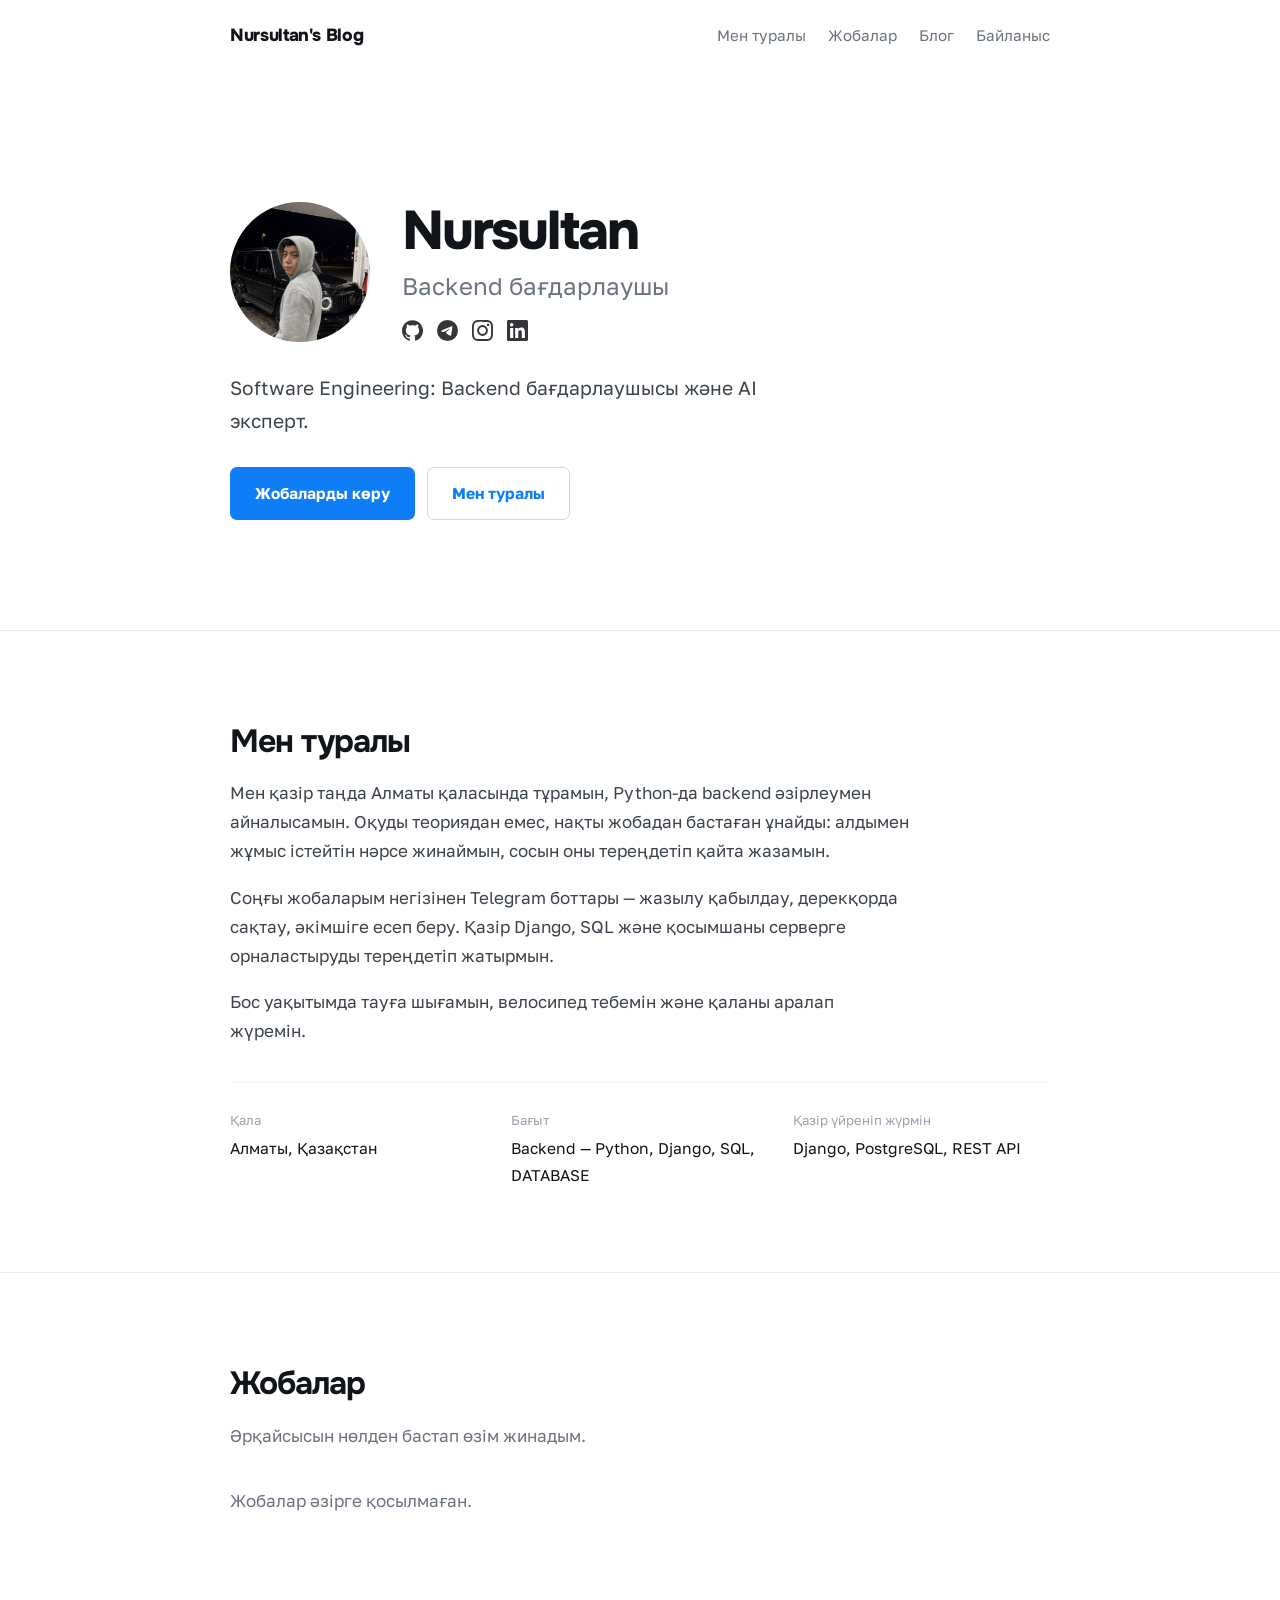
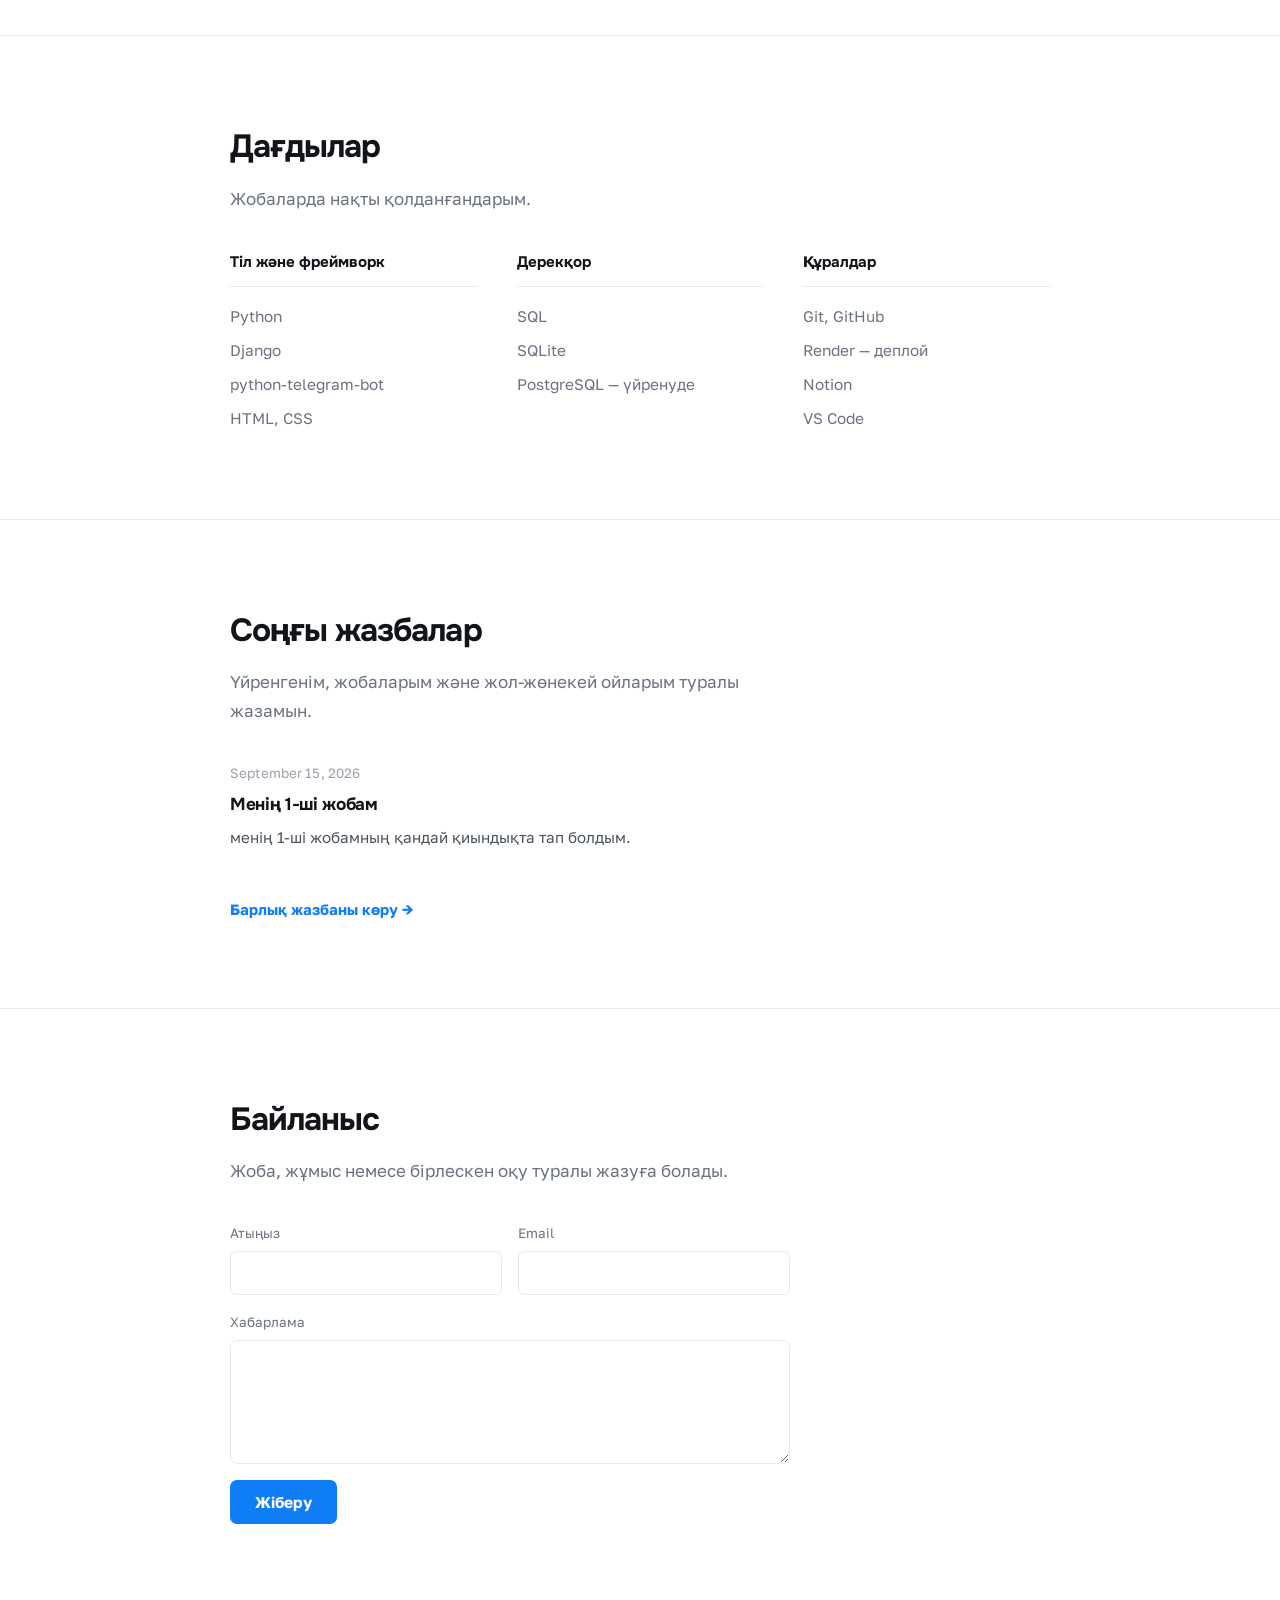
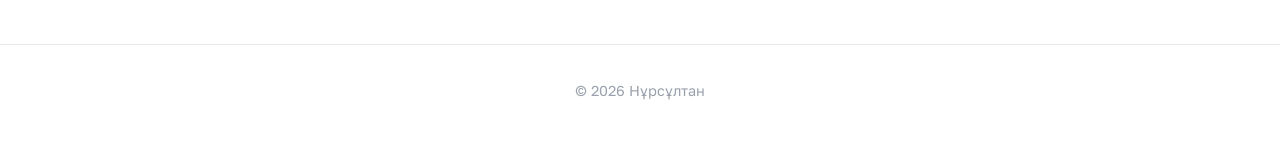
<file: index.html>
<!DOCTYPE html>
<html lang="kk">
<head>
<meta charset="UTF-8">
<meta name="viewport" content="width=device-width, initial-scale=1">
<title>Нұрсұлтан — Backend әзірлеуші</title>
<meta name="description" content="Алматыдағы Python backend әзірлеуші. Telegram боттары, Django қосымшалары, дерекқорлар.">
<link rel="preconnect" href="https://fonts.googleapis.com">
<link rel="preconnect" href="https://fonts.gstatic.com" crossorigin>
<link href="https://fonts.googleapis.com/css2?family=Golos+Text:wght@400;500;600;700&family=Onest:wght@600;700;800&display=swap" rel="stylesheet">
<link rel="stylesheet" href="css/style.css">
</head>
<body>

<nav class="nav">
  <div class="wrap nav-inner">
    <a class="brand" href="#top">Nursultan's Blog</a>
    <div class="nav-links">
      <a href="#about">Мен туралы</a>
      <a href="#projects">Жобалар</a>
      <a href="blog.html">Блог</a>
      <a href="#contact">Байланыс</a>
    </div>
  </div>
</nav>

<header class="hero" id="top">
  <div class="wrap hero-inner">

    <div class="id-row">
      <!-- СУРЕТ: images/photo.jpg салып, src-ті ауыстыр -->
      <img class="avatar" src="images/photo_2026-08-25_21-34-33.jpg" alt="">

      <div class="id-text">
        <h1>Nursultan</h1>
        <p class="role">Backend бағдарлаушы</p>

        <div class="socials">
          <a href="https://github.com/thknb" target="_blank" rel="noopener" aria-label="GitHub">
            <svg viewBox="0 0 24 24" aria-hidden="true"><path d="M12 .297c-6.63 0-12 5.373-12 12 0 5.303 3.438 9.8 8.205 11.385.6.113.82-.258.82-.577 0-.285-.01-1.04-.015-2.04-3.338.724-4.042-1.61-4.042-1.61C4.422 18.07 3.633 17.7 3.633 17.7c-1.087-.744.084-.729.084-.729 1.205.084 1.838 1.236 1.838 1.236 1.07 1.835 2.809 1.305 3.495.998.108-.776.417-1.305.76-1.605-2.665-.3-5.466-1.332-5.466-5.93 0-1.31.465-2.38 1.235-3.22-.135-.303-.54-1.523.105-3.176 0 0 1.005-.322 3.3 1.23.96-.267 1.98-.399 3-.405 1.02.006 2.04.138 3 .405 2.28-1.552 3.285-1.23 3.285-1.23.645 1.653.24 2.873.12 3.176.765.84 1.23 1.91 1.23 3.22 0 4.61-2.805 5.625-5.475 5.92.42.36.81 1.096.81 2.22 0 1.606-.015 2.896-.015 3.286 0 .315.21.69.825.57C20.565 22.092 24 17.592 24 12.297c0-6.627-5.373-12-12-12"/></svg>
          </a>
          <a href="https://t.me/nurekevs1" target="_blank" rel="noopener" aria-label="Telegram">
            <svg viewBox="0 0 24 24" aria-hidden="true"><path d="M11.944 0A12 12 0 0 0 0 12a12 12 0 0 0 12 12 12 12 0 0 0 12-12A12 12 0 0 0 12 0a12 12 0 0 0-.056 0zm4.962 7.224c.1-.002.321.023.465.14a.506.506 0 0 1 .171.325c.016.093.036.306.02.472-.18 1.898-.962 6.502-1.36 8.627-.168.9-.499 1.201-.82 1.23-.696.065-1.225-.46-1.9-.902-1.056-.693-1.653-1.124-2.678-1.8-1.185-.78-.417-1.21.258-1.91.177-.184 3.247-2.977 3.307-3.23.007-.032.014-.15-.056-.212s-.174-.041-.249-.024c-.106.024-1.793 1.14-5.061 3.345-.48.33-.913.49-1.302.48-.428-.008-1.252-.241-1.865-.44-.752-.245-1.349-.374-1.297-.789.027-.216.325-.437.893-.663 3.498-1.524 5.83-2.529 6.998-3.014 3.332-1.386 4.025-1.627 4.476-1.635z"/></svg>
          </a>
          <a href="https://instagram.com/nurekevs" target="_blank" rel="noopener" aria-label="Instagram">
            <svg viewBox="0 0 24 24" aria-hidden="true"><path d="M12 0C8.74 0 8.333.015 7.053.072 5.775.132 4.905.333 4.14.63c-.789.306-1.459.717-2.126 1.384S.935 3.35.63 4.14C.333 4.905.131 5.775.072 7.053.012 8.333 0 8.74 0 12s.015 3.667.072 4.947c.06 1.277.261 2.148.558 2.913.306.788.717 1.459 1.384 2.126.667.666 1.336 1.079 2.126 1.384.766.296 1.636.499 2.913.558C8.333 23.988 8.74 24 12 24s3.667-.015 4.947-.072c1.277-.06 2.148-.262 2.913-.558.788-.306 1.459-.718 2.126-1.384.666-.667 1.079-1.335 1.384-2.126.296-.765.499-1.636.558-2.913.06-1.28.072-1.687.072-4.947s-.015-3.667-.072-4.947c-.06-1.277-.262-2.149-.558-2.913-.306-.789-.718-1.459-1.384-2.126C21.319 1.347 20.651.935 19.86.63c-.765-.297-1.636-.499-2.913-.558C15.667.012 15.26 0 12 0zm0 2.16c3.203 0 3.585.016 4.85.071 1.17.055 1.805.249 2.227.415.562.217.96.477 1.382.896.419.42.679.819.896 1.381.164.422.36 1.057.413 2.227.057 1.266.07 1.646.07 4.85s-.015 3.585-.074 4.85c-.061 1.17-.256 1.805-.421 2.227-.224.562-.479.96-.899 1.382-.419.419-.824.679-1.38.896-.42.164-1.065.36-2.235.413-1.274.057-1.649.07-4.859.07-3.211 0-3.586-.015-4.859-.074-1.171-.061-1.816-.256-2.236-.421-.569-.224-.96-.479-1.379-.899-.421-.419-.69-.824-.9-1.38-.165-.42-.359-1.065-.42-2.235-.045-1.26-.061-1.649-.061-4.844 0-3.196.016-3.586.061-4.861.061-1.17.255-1.814.42-2.234.21-.57.479-.96.9-1.381.419-.419.81-.689 1.379-.898.42-.166 1.051-.361 2.221-.421 1.275-.045 1.65-.06 4.859-.06l.045.03zm0 3.678a6.162 6.162 0 1 0 0 12.324 6.162 6.162 0 0 0 0-12.324zM12 16c-2.21 0-4-1.79-4-4s1.79-4 4-4 4 1.79 4 4-1.79 4-4 4zm7.846-10.405a1.441 1.441 0 0 1-2.88 0 1.44 1.44 0 0 1 2.88 0z"/></svg>
          </a>
          <a href="https://linkedin.com/in/username" target="_blank" rel="noopener" aria-label="LinkedIn">
            <svg viewBox="0 0 24 24" aria-hidden="true"><path d="M20.447 20.452h-3.554v-5.569c0-1.328-.027-3.037-1.852-3.037-1.853 0-2.136 1.445-2.136 2.939v5.667H9.351V9h3.414v1.561h.046c.477-.9 1.637-1.85 3.37-1.85 3.601 0 4.267 2.37 4.267 5.455v6.286zM5.337 7.433a2.062 2.062 0 0 1-2.063-2.065 2.064 2.064 0 1 1 2.063 2.065zm1.782 13.019H3.555V9h3.564v11.452zM22.225 0H1.771C.792 0 0 .774 0 1.729v20.542C0 23.227.792 24 1.771 24h20.451C23.2 24 24 23.227 24 22.271V1.729C24 .774 23.2 0 22.222 0h.003z"/></svg>
          </a>
        </div>
      </div>
    </div>

    <p class="tagline">Software Engineering: Backend бағдарлаушысы және AI эксперт.</p>

    <div class="cta-row">
      <a class="btn btn-solid" href="#projects">Жобаларды көру</a>
      <a class="btn btn-outline" href="#about">Мен туралы</a>
    </div>

  </div>
</header>

<main>

<section class="block" id="about">
  <div class="wrap">
    <h2>Мен туралы</h2>
    <div class="prose">
      <p>Мен қазір таңда Алматы қаласында тұрамын, Python-да backend әзірлеумен айналысамын. Оқуды теориядан емес, нақты жобадан бастаған ұнайды: алдымен жұмыс істейтін нәрсе жинаймын, сосын оны тереңдетіп қайта жазамын.</p>
      <p>Соңғы жобаларым негізінен Telegram боттары — жазылу қабылдау, дерекқорда сақтау, әкімшіге есеп беру. Қазір Django, SQL және қосымшаны серверге орналастыруды тереңдетіп жатырмын.</p>
      <p>Бос уақытымда тауға шығамын, велосипед тебемін және қаланы аралап жүремін.</p>
    </div>
    <dl class="meta">
      <div>
        <dt>Қала</dt>
        <dd>Алматы, Қазақстан</dd>
      </div>
      <div>
        <dt>Бағыт</dt>
        <dd>Backend — Python, Django, SQL, DATABASE</dd>
      </div>
      <div>
        <dt>Қазір үйреніп жүрмін</dt>
        <dd>Django, PostgreSQL, REST API</dd>
      </div>
    </dl>
  </div>
</section>

<section class="block" id="projects">
  <div class="wrap">
    <h2>Жобалар</h2>
    <p class="sec-note">Әрқайсысын нөлден бастап өзім жинадым.</p>
    <div id="projects-list"></div>
  </div>
</section>

<section class="block" id="skills">
  <div class="wrap">
    <h2>Дағдылар</h2>
    <p class="sec-note">Жобаларда нақты қолданғандарым.</p>
    <div class="skills">
      <div>
        <h3>Тіл және фреймворк</h3>
        <ul><li>Python</li><li>Django</li><li>python-telegram-bot</li><li>HTML, CSS</li></ul>
      </div>
      <div>
        <h3>Дерекқор</h3>
        <ul><li>SQL</li><li>SQLite</li><li>PostgreSQL — үйренуде</li></ul>
      </div>
      <div>
        <h3>Құралдар</h3>
        <ul><li>Git, GitHub</li><li>Render — деплой</li><li>Notion</li><li>VS Code</li></ul>
      </div>
    </div>
  </div>
</section>

<section class="block" id="blog">
  <div class="wrap">
    <h2>Соңғы жазбалар</h2>
    <p class="sec-note">Үйренгенім, жобаларым және жол-жөнекей ойларым туралы жазамын.</p>
    <div id="latest-posts"></div>
    <a class="plink" href="blog.html">Барлық жазбаны көру →</a>
  </div>
</section>

<section class="block" id="contact">
  <div class="wrap">
    <h2>Байланыс</h2>
    <p class="sec-note">Жоба, жұмыс немесе бірлескен оқу туралы жазуға болады.</p>

    <form class="form" id="contact-form" novalidate>
      <div class="form-row">
        <label>
          <span>Атыңыз</span>
          <input type="text" name="name" required maxlength="120">
        </label>
        <label>
          <span>Email</span>
          <input type="email" name="email" maxlength="200">
        </label>
      </div>
      <label>
        <span>Хабарлама</span>
        <textarea name="message" rows="5" required maxlength="5000"></textarea>
      </label>
      <button type="submit" class="btn btn-solid">Жіберу</button>
      <p class="form-status" id="form-status" role="status"></p>
    </form>
  </div>
</section>

</main>

<footer>
  <div class="wrap">© 2026 Нұрсұлтан</div>
</footer>

<script src="data/projects.js"></script>
<script src="data/articles.js"></script>
<script src="js/main.js"></script>
</body>
</html>
</file>
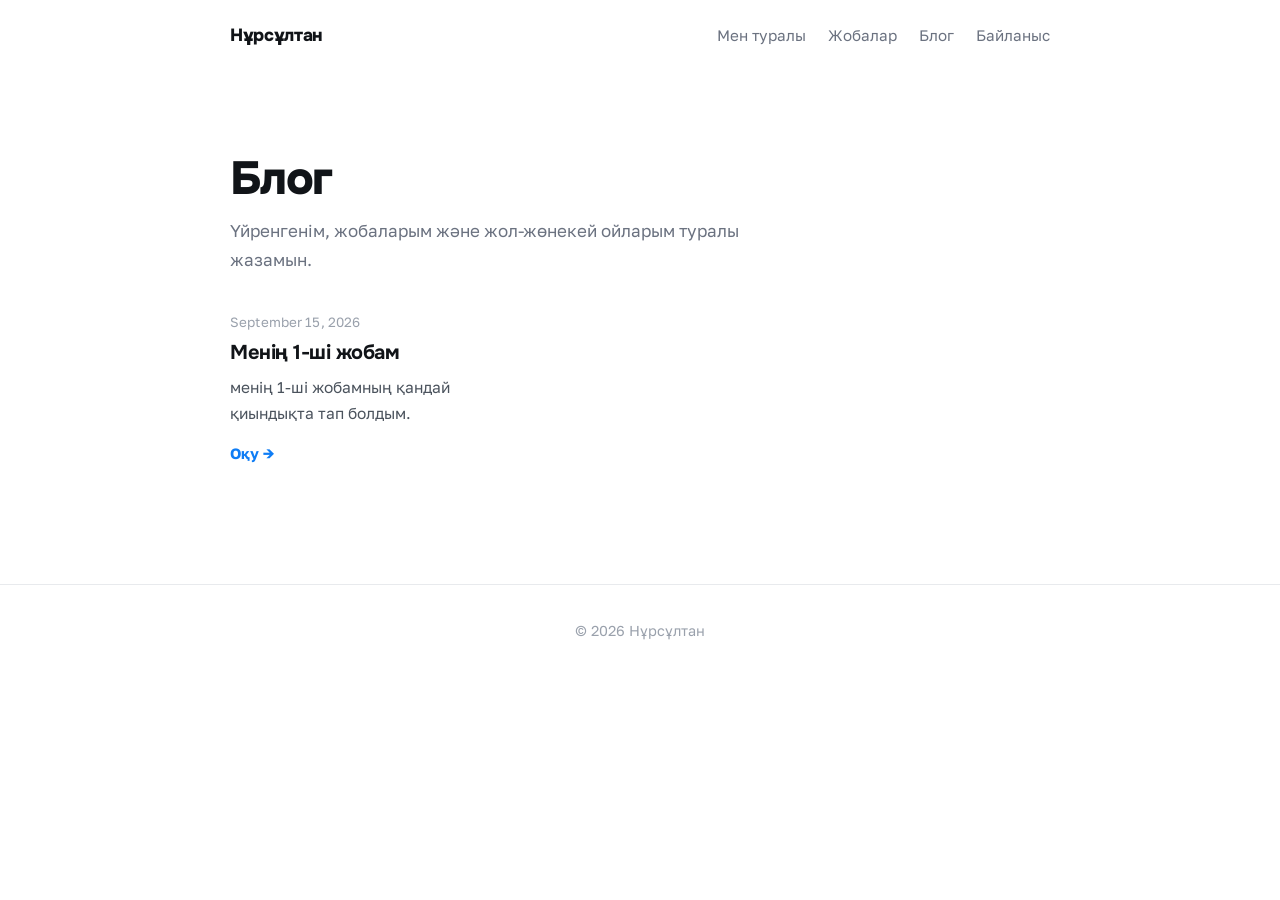
<file: blog.html>
<!DOCTYPE html>
<html lang="kk">
<head>
<meta charset="UTF-8">
<meta name="viewport" content="width=device-width, initial-scale=1">
<title>Блог — Нұрсұлтан</title>
<link rel="preconnect" href="https://fonts.googleapis.com">
<link rel="preconnect" href="https://fonts.gstatic.com" crossorigin>
<link href="https://fonts.googleapis.com/css2?family=Golos+Text:wght@400;500;600;700&family=Onest:wght@600;700;800&display=swap" rel="stylesheet">
<link rel="stylesheet" href="css/style.css">
</head>
<body>

<nav class="nav">
  <div class="wrap nav-inner">
    <a class="brand" href="index.html">Нұрсұлтан</a>
    <div class="nav-links">
      <a href="index.html#about">Мен туралы</a>
      <a href="index.html#projects">Жобалар</a>
      <a href="blog.html">Блог</a>
      <a href="index.html#contact">Байланыс</a>
    </div>
  </div>
</nav>

<main class="page">
  <div class="wrap">
    <h1 class="page-title">Блог</h1>
    <p class="sec-note">Үйренгенім, жобаларым және жол-жөнекей ойларым туралы жазамын.</p>
    <div id="post-list"></div>
  </div>
</main>

<footer>
  <div class="wrap">© 2026 Нұрсұлтан</div>
</footer>

<script src="data/articles.js"></script>
<script src="js/blog.js"></script>
</body>
</html>
</file>
<file: css/style.css>
/* =========================================================
   Нұрсұлтан — портфолио
   Минималды стиль: аппақ фон, көп бос орын, көк акцент.
   Түстерді осы жерден өзгертесің.
   ========================================================= */

:root{
  --bg:#FFFFFF;
  --ink:#111418;
  --muted:#6B7280;
  --faint:#9AA1AC;
  --line:#E8EAED;
  --line-soft:#F1F3F5;
  --blue:#0F7DF5;
  --blue-dark:#0A62C4;
  --blue-tint:#EAF3FE;

  --display:"Onest","Golos Text","Segoe UI",system-ui,sans-serif;
  --body:"Golos Text","Onest","Segoe UI",system-ui,sans-serif;

  --wrap:900px;
  --gut:clamp(20px,5vw,40px);
}

*{box-sizing:border-box;}
html{scroll-behavior:smooth;}
body{
  margin:0;
  background:var(--bg);
  color:var(--ink);
  font-family:var(--body);
  font-size:17px;
  line-height:1.7;
  -webkit-font-smoothing:antialiased;
}
a{color:inherit;}
img{max-width:100%;display:block;}
::selection{background:var(--blue-tint);}
:focus-visible{outline:2px solid var(--blue);outline-offset:3px;border-radius:4px;}

.wrap{max-width:var(--wrap);margin:0 auto;padding-inline:var(--gut);}

/* ---------- навигация ---------- */
.nav{
  position:sticky;top:0;z-index:20;
  background:rgba(255,255,255,.9);
  backdrop-filter:blur(10px);
}
.nav-inner{
  display:flex;align-items:center;justify-content:space-between;
  gap:20px;height:72px;
}
.brand{
  font-family:var(--display);font-weight:800;font-size:1.1rem;
  letter-spacing:-.02em;text-decoration:none;
}
.nav-links{display:flex;gap:22px;}
.nav-links a{
  text-decoration:none;font-size:.95rem;color:var(--muted);
  transition:color .15s;
}
.nav-links a:hover{color:var(--ink);}


@media(max-width:720px){.nav-links{display:none;}}

/* ---------- hero ---------- */
.hero{padding:clamp(56px,13vw,130px) 0 clamp(60px,10vw,110px);}

.id-row{display:flex;align-items:center;gap:clamp(18px,4vw,32px);margin-bottom:30px;}
.avatar{
  width:clamp(88px,15vw,140px);height:clamp(88px,15vw,140px);
  border-radius:50%;object-fit:cover;flex-shrink:0;
  background:var(--line-soft);
}
.hero h1{
  font-family:var(--display);font-weight:800;
  font-size:clamp(2.1rem,6vw,3.4rem);
  line-height:1.05;letter-spacing:-.035em;margin:0 0 6px;
}
.role{
  margin:0 0 14px;color:var(--muted);
  font-size:clamp(1.05rem,2.6vw,1.5rem);font-weight:400;
}

.socials{display:flex;gap:14px;}
.socials a{color:var(--ink);opacity:.85;transition:opacity .15s,transform .15s;}
.socials a:hover{opacity:1;transform:translateY(-1px);}
.socials svg{width:21px;height:21px;fill:currentColor;display:block;}

.tagline{
  margin:0 0 30px;max-width:50ch;
  font-size:clamp(1.02rem,2.2vw,1.2rem);color:#3C434C;
}

.cta-row{display:flex;flex-wrap:wrap;gap:12px;}
.btn{
  display:inline-block;text-decoration:none;cursor:pointer;
  font-family:var(--body);font-weight:700;font-size:.97rem;
  padding:12px 24px;border-radius:7px;border:1.5px solid transparent;
  transition:background .16s,color .16s,border-color .16s;
}
.btn-solid{background:var(--blue);color:#fff;}
.btn-solid:hover{background:var(--blue-dark);}
.btn-outline{border-color:#BEDAFA;color:var(--blue);background:#fff;}
.btn-outline:hover{border-color:var(--blue);background:var(--blue-tint);}

@media(max-width:520px){
  .id-row{flex-direction:column;align-items:flex-start;gap:18px;}
}

/* ---------- бөлімдер ---------- */
.block{padding:clamp(52px,8vw,84px) 0;border-top:1px solid var(--line);}
h2{
  font-family:var(--display);font-weight:700;
  font-size:clamp(1.5rem,3.6vw,2rem);
  letter-spacing:-.03em;margin:0 0 10px;
}
.sec-note{color:var(--muted);margin:0 0 36px;max-width:52ch;}

.prose p{margin:0 0 18px;max-width:62ch;color:#3C434C;}
.prose p:last-child{margin-bottom:0;}

.meta{
  margin:36px 0 0;padding-top:26px;border-top:1px solid var(--line-soft);
  display:grid;grid-template-columns:repeat(auto-fit,minmax(200px,1fr));gap:24px;
}
.meta dt{font-size:.82rem;color:var(--faint);margin-bottom:4px;}
.meta dd{margin:0;font-size:.97rem;color:var(--ink);}

/* ---------- жобалар ---------- */
.project{
  display:grid;grid-template-columns:200px 1fr;
  gap:clamp(18px,4vw,34px);
  padding:28px 0;border-top:1px solid var(--line-soft);align-items:start;
}
.project:first-child{border-top:none;padding-top:0;}
.project-media{
  border-radius:9px;overflow:hidden;background:var(--line-soft);
  aspect-ratio:16/10;border:1px solid var(--line);
}
.project-media img{width:100%;height:100%;object-fit:cover;}
.project h3{
  font-family:var(--display);font-weight:700;font-size:1.15rem;
  letter-spacing:-.02em;margin:0 0 6px;line-height:1.3;
}
.status{display:inline-block;font-size:.83rem;color:var(--faint);margin-bottom:10px;}
.status::before{
  content:"";display:inline-block;width:6px;height:6px;border-radius:50%;
  background:var(--blue);margin-right:7px;vertical-align:middle;
}
.project p{margin:0 0 14px;color:#4B535D;font-size:.97rem;}
.tags{display:flex;flex-wrap:wrap;gap:7px;margin-bottom:14px;}
.tags span{
  font-size:.8rem;background:var(--line-soft);color:#525C66;
  padding:3px 9px;border-radius:5px;
}
.plink{
  font-size:.93rem;font-weight:700;color:var(--blue);text-decoration:none;
}
.plink:hover{text-decoration:underline;}
@media(max-width:680px){.project{grid-template-columns:1fr;gap:16px;}}

/* ---------- дағдылар ---------- */
.skills{display:grid;grid-template-columns:repeat(3,1fr);gap:clamp(22px,4vw,40px);}
.skills h3{
  font-family:var(--display);font-size:.95rem;font-weight:700;
  margin:0 0 12px;padding-bottom:10px;border-bottom:1px solid var(--line);
}
.skills ul{margin:0;padding:0;list-style:none;}
.skills li{padding:4px 0;color:var(--muted);font-size:.96rem;}
@media(max-width:700px){.skills{grid-template-columns:1fr 1fr;}}
@media(max-width:460px){.skills{grid-template-columns:1fr;}}

/* ---------- байланыс формасы ---------- */
.form{display:grid;gap:16px;max-width:560px;}
.form-row{display:grid;grid-template-columns:1fr 1fr;gap:16px;}
.form label{display:grid;gap:6px;}
.form label span{font-size:.84rem;color:var(--muted);}
.form input,.form textarea{
  font-family:var(--body);font-size:1rem;color:var(--ink);
  background:#fff;border:1.5px solid var(--line);
  border-radius:7px;padding:11px 13px;resize:vertical;
  transition:border-color .15s;
}
.form input:focus,.form textarea:focus{border-color:var(--blue);outline:none;}
.form button{justify-self:start;}
.form-status{margin:0;font-size:.9rem;min-height:1.4em;color:var(--muted);}
.form-status.ok{color:#0F8A4D;}
.form-status.err{color:#D14343;}
@media(max-width:560px){.form-row{grid-template-columns:1fr;}}

/* ---------- футер ---------- */
footer{
  border-top:1px solid var(--line);
  padding:34px 0 44px;
  color:var(--faint);font-size:.9rem;text-align:center;
}

@media(prefers-reduced-motion:reduce){
  html{scroll-behavior:auto;}
  *{transition:none !important;}
}

/* =========================================================
   БЛОГ
   ========================================================= */

.page{padding:clamp(44px,8vw,80px) 0 clamp(56px,9vw,90px);}
.page-title{
  font-family:var(--display);font-weight:800;
  font-size:clamp(1.9rem,5vw,2.9rem);
  letter-spacing:-.035em;line-height:1.15;margin:0 0 12px;
}
.back-link{
  display:inline-block;margin-bottom:26px;
  font-size:.93rem;font-weight:600;color:var(--blue);text-decoration:none;
}
.back-link:hover{text-decoration:underline;}

/* --- жазбалар тізімі (blog.html) --- */
.post-item{
  display:grid;grid-template-columns:220px 1fr;gap:clamp(18px,4vw,30px);
  padding:26px 0;border-top:1px solid var(--line-soft);
  text-decoration:none;color:inherit;align-items:start;
}
.post-item:first-child{border-top:none;padding-top:0;}
.post-item:hover h2{color:var(--blue);}
.post-cover{
  border-radius:9px;overflow:hidden;background:var(--line-soft);
  aspect-ratio:16/10;border:1px solid var(--line);
}
.post-cover img{width:100%;height:100%;object-fit:cover;}
.post-item h2{
  font-family:var(--display);font-weight:700;font-size:1.25rem;
  letter-spacing:-.025em;margin:6px 0 8px;line-height:1.3;
  transition:color .15s;
}
.post-item p{margin:0 0 12px;color:#4B535D;font-size:.97rem;}
.post-date{
  display:block;font-size:.84rem;color:var(--faint);
  letter-spacing:.01em;
}
@media(max-width:680px){.post-item{grid-template-columns:1fr;gap:14px;}}

/* --- басты беттегі қысқа тізім --- */
.post-row{
  display:block;text-decoration:none;color:inherit;
  padding:18px 0;border-top:1px solid var(--line-soft);
}
.post-row:first-child{border-top:none;padding-top:0;}
.post-row h3{
  font-family:var(--display);font-weight:700;font-size:1.08rem;
  letter-spacing:-.02em;margin:5px 0 6px;transition:color .15s;
}
.post-row:hover h3{color:var(--blue);}
.post-row p{margin:0;color:#4B535D;font-size:.95rem;}
#latest-posts{margin-bottom:26px;}

/* --- жазбаның өзі (post.html) --- */
.post-cover.wide{aspect-ratio:16/9;margin:22px 0 8px;}

.article-body{max-width:66ch;font-size:1.06rem;line-height:1.8;color:#2B323A;}
.article-body p{margin:0 0 20px;}
.article-body h3{
  font-family:var(--display);font-weight:700;font-size:1.35rem;
  letter-spacing:-.025em;margin:38px 0 12px;
}
.article-body h4{
  font-family:var(--display);font-weight:700;font-size:1.1rem;
  margin:30px 0 10px;
}
.article-body ul{margin:0 0 20px;padding-left:22px;}
.article-body li{margin-bottom:7px;}
.article-body a{color:var(--blue);}
.article-body img{border-radius:9px;margin:8px 0 22px;}
.article-body blockquote{
  margin:24px 0;padding:2px 0 2px 20px;
  border-left:3px solid var(--blue);color:var(--muted);
}
.article-body code{
  font-family:ui-monospace,"SF Mono",Menlo,Consolas,monospace;
  font-size:.9em;background:var(--line-soft);
  padding:2px 6px;border-radius:4px;
}
.article-body pre{
  background:#F7F8FA;border:1px solid var(--line);
  border-radius:9px;padding:16px 18px;overflow-x:auto;margin:0 0 22px;
}
.article-body pre code{background:none;padding:0;font-size:.9rem;line-height:1.6;}
</file>
